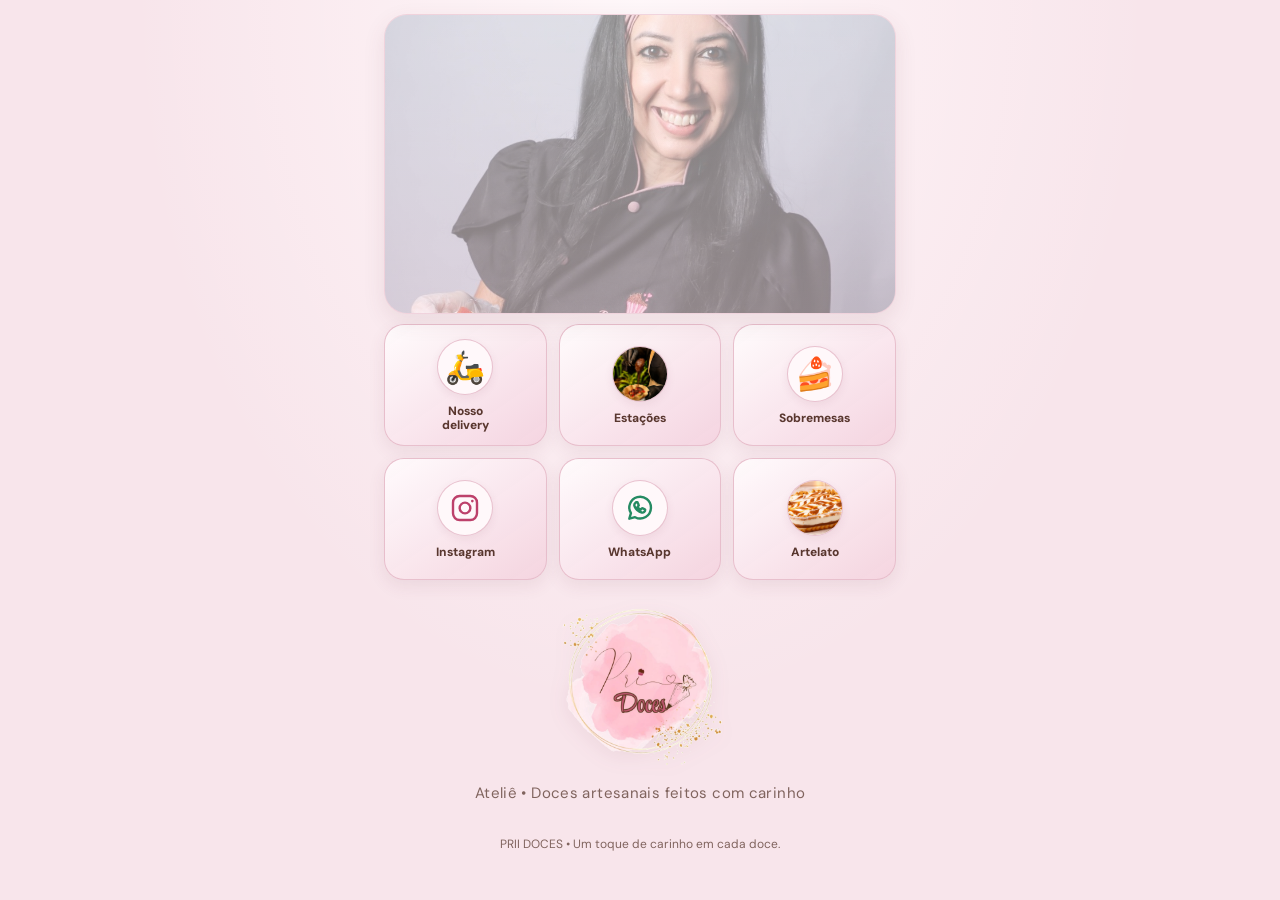
<file: index.html>
<!DOCTYPE html>
<html lang="pt-BR">
<head>
  <meta charset="UTF-8">
  <meta name="viewport" content="width=device-width, initial-scale=1.0, viewport-fit=cover">
  <meta name="theme-color" content="#f8dfe7">
  <meta name="description" content="PRII DOCES — encomendas, estações e sobremesas artesanais feitas com carinho.">
  <title>PRII DOCES | Links oficiais</title>

  <!-- Fontes da identidade visual da PRII DOCES. -->
  <link rel="preconnect" href="https://fonts.googleapis.com">
  <link rel="preconnect" href="https://fonts.gstatic.com" crossorigin>
  <link href="https://fonts.googleapis.com/css2?family=DM+Sans:wght@400;500;600;700;800&family=Playfair+Display:wght@600;700;800&display=swap" rel="stylesheet">

  <!-- O estilo fica separado para facilitar futuras edições. -->
  <link rel="stylesheet" href="css/index.css?v=20261120-mobile-transparente">
</head>
<body>
  <main class="link-page" id="inicio">
    <!-- Foto em cima, os seis botões originais no meio e logotipo embaixo. -->
    <header class="store-header">
      <figure class="profile-cover">
        <img src="assets/perfil.jpg" alt="Confeiteira da PRII DOCES apresentando seus doces" width="900" height="900" fetchpriority="high">
      </figure>
      <!-- Atalhos originais, com os mesmos ícones, textos e links. -->
      <nav class="icon-links" aria-label="Atalhos da PRII DOCES">
        <!-- 1. Cardápio e delivery. -->
        <a class="icon-link" href="cardapio.html" aria-label="Nosso delivery">
          <span class="icon-art delivery-art" aria-hidden="true">🛵</span>
          <span class="icon-label">Nosso<br>delivery</span>
        </a>

        <!-- 2. A foto do fondue identifica a página de estações. -->
        <a class="icon-link" href="estacoes.html" aria-label="Estações">
          <span class="icon-art photo-art">
            <img src="assets/estacao-fondue.jpeg" alt="" aria-hidden="true">
          </span>
          <span class="icon-label">Estações</span>
        </a>

        <!-- 3. Atalho para a categoria de sobremesas. -->
        <a class="icon-link" href="cardapio.html?categoria=Sobremesas#cardapio" aria-label="Sobremesas">
          <span class="icon-art dessert-art" aria-hidden="true">🍰</span>
          <span class="icon-label">Sobremesas</span>
        </a>

        <!-- 4. Instagram oficial. -->
        <a class="icon-link" href="https://www.instagram.com/priicardosodoces?igsh=MTE0YnF0MHFzcXJ6Ng==" target="_blank" rel="noopener noreferrer" aria-label="Siga o Instagram">
          <span class="icon-art instagram-art" aria-hidden="true">
            <svg viewBox="0 0 24 24" focusable="false">
              <rect x="3" y="3" width="18" height="18" rx="5"></rect>
              <circle cx="12" cy="12" r="4"></circle>
              <circle class="instagram-dot" cx="17.5" cy="6.8" r="1"></circle>
            </svg>
          </span>
          <span class="icon-label">Instagram</span>
        </a>

        <!-- 5. WhatsApp oficial da loja. -->
        <a class="icon-link" href="https://wa.me/5522999609681" target="_blank" rel="noopener noreferrer" aria-label="Nosso WhatsApp">
          <span class="icon-art whatsapp-art" aria-hidden="true">
            <svg viewBox="0 0 24 24" focusable="false">
              <path d="M20.2 11.8a8.1 8.1 0 0 1-11.9 7.1L4 20l1.2-4.1a8.1 8.1 0 1 1 15-4.1Z"></path>
              <path d="M8.7 8.1c.2-.5.5-.5.8-.5h.4c.2 0 .3.1.4.4l.7 1.7c.1.2.1.4-.1.6l-.5.6c-.2.2-.2.4 0 .6.4.7 1 1.3 1.7 1.7.2.1.4.1.6-.1l.7-.8c.2-.2.4-.2.6-.1l1.6.8c.2.1.3.2.3.4 0 .3-.2 1.1-.7 1.5-.5.5-1.2.7-1.9.5-1-.2-2.2-.8-3.4-1.9-1.1-1-1.9-2.3-2.1-3.2-.2-.9.2-1.7.9-2.2Z"></path>
            </svg>
          </span>
          <span class="icon-label">WhatsApp</span>
        </a>

        <!-- 6. Nova área Artelato, posicionada no espaço livre da grade. -->
        <a class="icon-link artelato-link" href="artelato.html" aria-label="Conheça o Artelato">
          <span class="icon-art photo-art">
            <img src="assets/artelato.jpeg?v=20261125" alt="" aria-hidden="true">
          </span>
          <span class="icon-label">Artelato</span>
        </a>
      </nav>
      <!-- Logotipo centralizado ABAIXO dos seis botões originais. -->
      <img class="brand-logo header-logo" src="assets/logo-prii-doces.png" alt="Logo da PRII DOCES" width="1080" height="1060">
      <p class="store-description">Ateliê • Doces artesanais feitos com carinho</p>
    </header>

    <footer class="page-footer">
        <p>PRII DOCES <span aria-hidden="true">•</span> Um toque de carinho em cada doce.</p>
    </footer>
  </main>
</body>
</html>
</file>
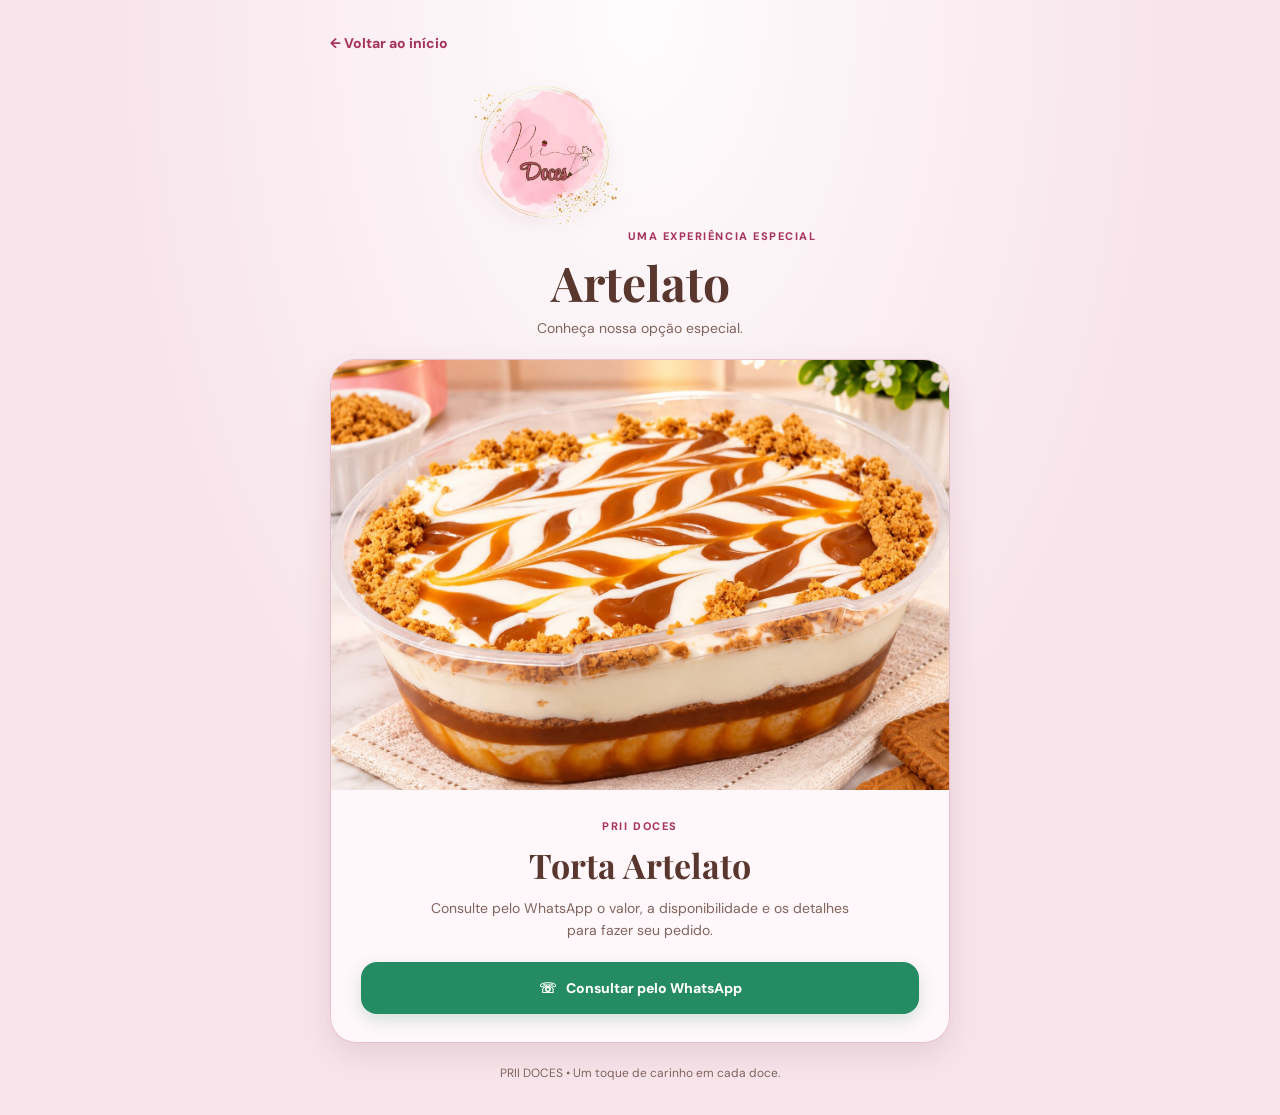
<file: artelato.html>
<!DOCTYPE html>
<html lang="pt-BR">
<head>
  <meta charset="UTF-8">
  <meta name="viewport" content="width=device-width, initial-scale=1.0">
  <meta name="theme-color" content="#f8dfe7">
  <meta name="description" content="Conheça a Torta Artelato da PRII DOCES.">
  <title>Artelato | PRII DOCES</title>
  <link rel="preconnect" href="https://fonts.googleapis.com">
  <link rel="preconnect" href="https://fonts.gstatic.com" crossorigin>
  <link href="https://fonts.googleapis.com/css2?family=DM+Sans:wght@400;500;600;700;800&family=Playfair+Display:wght@600;700;800&display=swap" rel="stylesheet">
  <link rel="stylesheet" href="css/artelato.css">
</head>
<body>
  <main class="artelato-page">
    <a class="back-link" href="index.html">← Voltar ao início</a>

    <header class="artelato-header">
      <img src="assets/logo-prii-doces.png" alt="Logo PRII DOCES">
      <span class="eyebrow">UMA EXPERIÊNCIA ESPECIAL</span>
      <h1>Artelato</h1>
      <p>Conheça nossa opção especial.</p>
    </header>

    <section class="product-card" aria-labelledby="torta-title">
      <img class="product-photo" src="assets/torta-artelato.jpeg?v=20261125" alt="Torta Artelato da PRII DOCES">
      <div class="product-content">
        <span class="product-label">PRII DOCES</span>
        <h2 id="torta-title">Torta Artelato</h2>
        <p>Consulte pelo WhatsApp o valor, a disponibilidade e os detalhes para fazer seu pedido.</p>
        <a class="whatsapp-button" href="https://wa.me/5522999609681?text=Ol%C3%A1!%20Gostaria%20de%20saber%20mais%20sobre%20a%20Torta%20Artelato." target="_blank" rel="noopener noreferrer">
          <span aria-hidden="true">☏</span> Consultar pelo WhatsApp
        </a>
      </div>
    </section>

    <footer>PRII DOCES <span aria-hidden="true">•</span> Um toque de carinho em cada doce.</footer>
  </main>
</body>
</html>
</file>
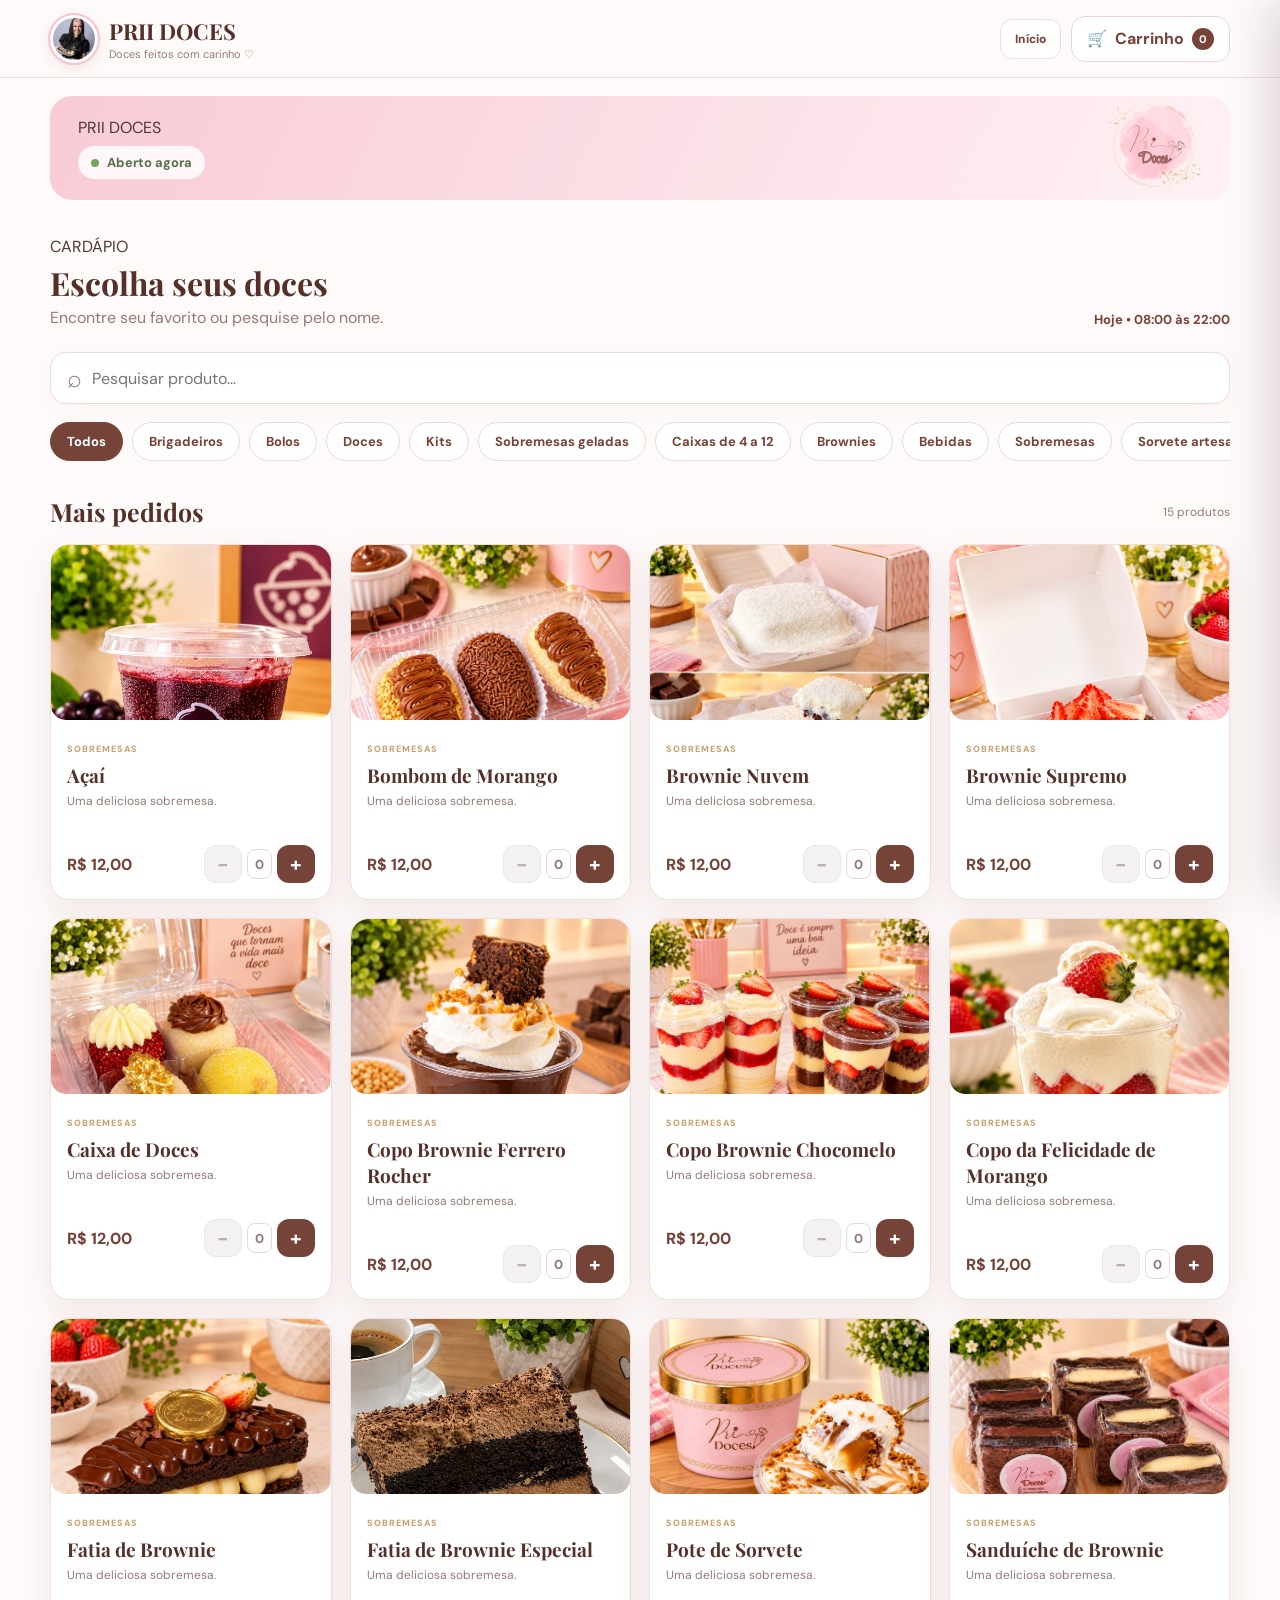
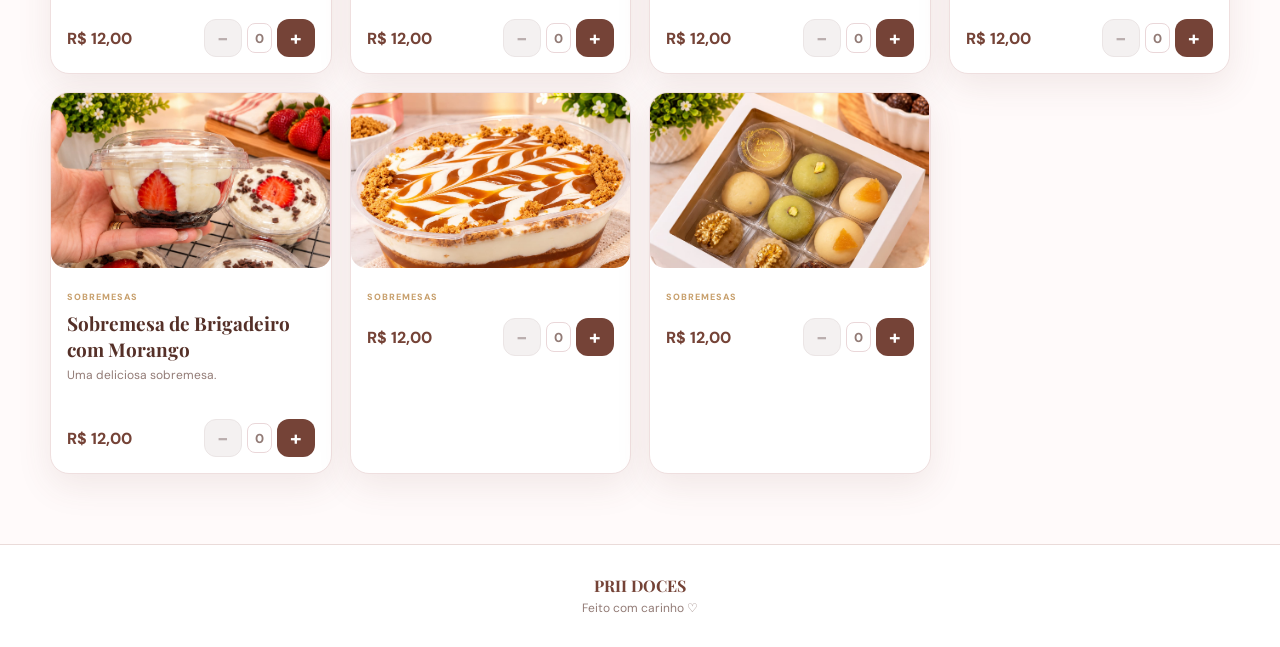
<file: cardapio.html>
<!--
=================================================================
ARQUIVO HTML DOCUMENTADO

Este projeto foi organizado para facilitar futuras alterações.

SEÇÕES PRINCIPAIS:
1. Cabeçalho
2. Apresentação da empresa
3. Cardápio
4. Carrinho
5. Rodapé

DICA:
Procure pelos comentários ===== para localizar cada área.
=================================================================
-->

<!DOCTYPE html>
<html lang="pt-BR">
<head>
  <meta charset="UTF-8">
  <meta name="viewport" content="width=device-width, initial-scale=1.0">

  <!-- =========================================================
       PRII DOCES | SITE DA LOJA
       Estrutura:
       1. Cabeçalho
       2. Hero / apresentação
       3. Busca e categorias
       4. Produtos
       5. Carrinho
       6. Finalização
       ========================================================= -->

  <title>Cardápio | PRII DOCES</title>

  <!-- Fontes -->
  <link rel="preconnect" href="https://fonts.googleapis.com">
  <link rel="preconnect" href="https://fonts.gstatic.com" crossorigin>
  <link href="https://fonts.googleapis.com/css2?family=DM+Sans:wght@400;500;600;700&family=Playfair+Display:wght@500;600;700&display=swap" rel="stylesheet">

  <!-- Estilos do projeto -->
  <link rel="stylesheet" href="css/cardapio.css?v=7">
</head>

<body>
  <!-- =========================================================
       HEADER
       ========================================================= -->
  <header class="site-header">
    <div class="container header-content">

      <a class="brand" href="index.html" aria-label="PRII DOCES - início">
        <img
          class="brand-photo"
          src="assets/perfil.jpg"
          alt="Foto da dona da PRII DOCES"
        >

        <div class="brand-info">
          <strong>PRII DOCES</strong>
          <span>Doces feitos com carinho ♡</span>
        </div>
      </a>

      <div class="header-actions">
        <a class="header-home-link" href="index.html">Início</a>

      <button class="cart-button" id="openCart" type="button">
        <span class="cart-icon">🛒</span>
        <span class="cart-label">Carrinho</span>
        <b id="cartCount">0</b>
      </button>
      </div>

    </div>
  </header>


  <main>

    <!-- =======================================================
         HERO
         ======================================================= -->
    <section class="hero-section">
      <div class="container hero-card">

        <!-- Faixa compacta: mantém o aviso de funcionamento sem o texto promocional. -->
        <div class="hero-content">
          <span class="eyebrow">PRII DOCES</span>
          <div class="store-status" aria-label="Status da loja: aberto agora">
            <i aria-hidden="true"></i>
            <span>Aberto agora</span>
          </div>
        </div>

        <!-- Selo com o logo enviado pela cliente -->
        <img
          class="hero-seal"
          src="assets/selo-piu-doces.png"
          alt="PRII DOCES"
        >

      </div>
    </section>


    <!-- =======================================================
         CARDÁPIO
         ======================================================= -->
    <section class="menu-section" id="cardapio">
      <div class="container">



        <div class="menu-heading">
          <div>
            <span class="section-label">CARDÁPIO</span>
            <h2>Escolha seus doces</h2>
            <p>Encontre seu favorito ou pesquise pelo nome.</p>
          </div>

          <span class="opening-hours">
            Hoje • 08:00 às 22:00
          </span>
        </div>




        <!-- Busca -->
        <div class="search-box">
          <span aria-hidden="true">⌕</span>

          <input
            id="searchInput"
            type="search"
            placeholder="Pesquisar produto..."
            autocomplete="off"
            aria-label="Pesquisar produto"
          >
        </div>


        <!-- Categorias -->
        <nav class="categories" id="categories" aria-label="Categorias do cardápio">

          <button class="category-button active" data-category="Todos" type="button">
            Todos
          </button>

          <button class="category-button" data-category="Brigadeiros" type="button">
            Brigadeiros
          </button>

          <button class="category-button" data-category="Bolos" type="button">
            Bolos
          </button>

          <button class="category-button" data-category="Doces" type="button">
            Doces
          </button>

          <button class="category-button" data-category="Kits" type="button">
            Kits
          </button>

          <!-- Categorias adicionais acessadas pelos atalhos da página inicial. -->
          <button class="category-button" data-category="Sobremesas geladas" type="button">Sobremesas geladas</button>
          <button class="category-button" data-category="Caixas de 4 a 12" type="button">Caixas de 4 a 12</button>
          <button class="category-button" data-category="Brownies" type="button">Brownies</button>
          <button class="category-button" data-category="Bebidas" type="button">Bebidas</button>
          <button class="category-button" data-category="Sobremesas" type="button">Sobremesas</button>
          <button class="category-button" data-category="Sorvete artesanal" type="button">Sorvete artesanal</button>

        </nav>


        <!-- Produtos -->
        <div class="section-title">
          <h2>Mais pedidos</h2>
          <span id="resultCount"></span>
        </div>

        <div class="products-grid" id="products">
          <!-- Os produtos são renderizados pelo js/cardapio.js -->
        </div>

      </div>
    </section>

  


</main>


  <!-- =========================================================
       OVERLAY
       ========================================================= -->
  <div class="overlay" id="overlay"></div>


  <!-- =========================================================
       CARRINHO
       ========================================================= -->
  <aside class="cart-panel" id="cart" aria-label="Carrinho de compras">

    <div class="cart-header">
      <div>
        <span class="section-label">SEU PEDIDO</span>
        <h2>Carrinho</h2>
      </div>

      <button id="closeCart" class="close-button" type="button" aria-label="Fechar carrinho">
        ×
      </button>
    </div>

    <div class="cart-items" id="cartItems">
      <!-- Itens renderizados pelo js/cardapio.js -->
    </div>

    <div class="cart-footer">

      <div class="cart-total">
        <span>Total</span>
        <strong id="cartTotal">R$ 0,00</strong>
      </div>

      <button class="primary-button" id="checkout" type="button">
        Continuar pedido
      </button>

    </div>

  </aside>

  <!-- PERSONALIZAÇÃO DO PRODUTO -->
  <div class="modal" id="customizationModal">
    <div class="modal-card product-customization-card">
      <button class="modal-close" id="closeCustomization" type="button">×</button>
      <span class="section-label">PERSONALIZE SEU PEDIDO</span>
      <div class="custom-product-heading">
        <div class="custom-product-icon" id="customProductEmoji">🍫</div>
        <div><h2 id="customProductName">Brigadeiro Gourmet</h2><p id="customProductDescription">Monte do seu jeito. Todas as opções são opcionais.</p></div>
      </div>
      <div class="custom-option-group"><div class="custom-option-title"><strong>Base / sabor</strong><span>Opcional</span></div><select id="customFlavor"><option value="">Não escolher</option><option>Chocolate</option><option>Ninho</option><option>Meio amargo</option></select></div>
      <div class="custom-option-group"><div class="custom-option-title"><strong>Recheio</strong><span>Opcional</span></div><select id="customFilling"><option value="">Sem recheio</option><option>Nutella</option><option>Morango</option><option>Coco</option></select></div>
      <div class="custom-option-group"><div class="custom-option-title"><strong>Finalização</strong><span>Opcional</span></div><select id="customTopping"><option value="">Não escolher</option><option>Granulado</option><option>Leite Ninho</option><option>Paçoca</option><option>Coco</option></select></div>
      <div class="custom-quantity-row"><div><strong>Quantidade</strong><span>Escolha quantos deseja adicionar</span></div><div class="custom-quantity-controls"><button id="customQuantityMinus" type="button">−</button><strong id="customQuantity">1</strong><button id="customQuantityPlus" type="button">+</button></div></div>
      <button class="primary-button" id="confirmCustomization" type="button">Adicionar ao carrinho</button>
      <button class="text-button" id="skipCustomization" type="button">Continuar sem personalizar</button>
    </div>
  </div>


  <!-- =========================================================
       MODAL DE FINALIZAÇÃO
       ========================================================= -->
  <div class="modal" id="checkoutModal">

    <div class="modal-card">

      <button
        class="modal-close"
        id="closeCheckout"
        type="button"
        aria-label="Fechar"
      >
        ×
      </button>

      <span class="section-label">FINALIZAR PEDIDO</span>

      <h2>Vamos preparar seu pedido ♡</h2>

      <label>
        Seu nome
        <input id="customerName" type="text" placeholder="Digite seu nome">
      </label>

      <label>
        Forma de pagamento
        <select id="payment">
          <option value="Pix">Pix</option>
          <option value="Cartão">Cartão</option>
          <option value="Dinheiro">Dinheiro</option>
        </select>
      </label>


      <div class="cash-change-box" id="cashChangeBox" hidden>
        <label>
          Troco para quanto?
          <input id="changeFor" type="number" min="0" step="0.01" inputmode="decimal" placeholder="Ex.: 50,00">
        </label>
        <p id="changePreview" class="change-preview">Informe o valor que você vai entregar.</p>
      </div>

      <!-- Cliente escolhe entrega ou retirada antes de enviar o pedido. -->
      <label>
        Como deseja receber?
        <select id="deliveryMethod" required aria-describedby="deliveryMethodNote" aria-invalid="false">
          <option value="" selected disabled>Selecione uma opção</option>
          <option value="Entrega com frete">Entrega com frete</option>
          <option value="Retirada no local">Retirada no local</option>
        </select>
      </label>
      <p class="checkout-field-error" id="deliveryMethodError" role="alert" hidden>
        Escolha entrega ou retirada antes de enviar o pedido.
      </p>

      <p class="checkout-delivery-note" id="deliveryMethodNote">
        Escolha entrega ou retirada. A taxa de entrega é R$ 3,00; a retirada não tem taxa.
      </p>

      <!-- Resumo financeiro atualizado conforme a forma de recebimento escolhida. -->
      <section class="checkout-total-box" aria-label="Resumo do pedido">
        <div><span>Subtotal dos produtos</span><strong id="checkoutSubtotal">R$ 0,00</strong></div>
        <div><span>Taxa de entrega</span><strong id="checkoutDeliveryFee">—</strong></div>
        <div class="checkout-grand-total"><span>Total do pedido</span><strong id="checkoutGrandTotal">—</strong></div>
      </section>

      <label>
        Endereço / observação
        <textarea
          id="address"
          rows="3"
          placeholder="Informe o endereço para entrega ou escreva uma observação (opcional para retirada)"
        ></textarea>
      </label>

      <button class="primary-button" id="whatsappOrder" type="button">
        Enviar pedido pelo WhatsApp
      </button>

      <small>
        O total exibido inclui a taxa de entrega quando você escolher receber em casa.
      </small>

    </div>

  </div>


  <!-- =========================================================
       FOOTER
       ========================================================= -->
  <footer class="site-footer">
    <strong>PRII DOCES</strong>
    <span>Feito com carinho ♡</span>
  </footer>


  <!-- JavaScript principal -->
  <script src="js/cardapio.js?v=7"></script>

</body>
</html>
</file>
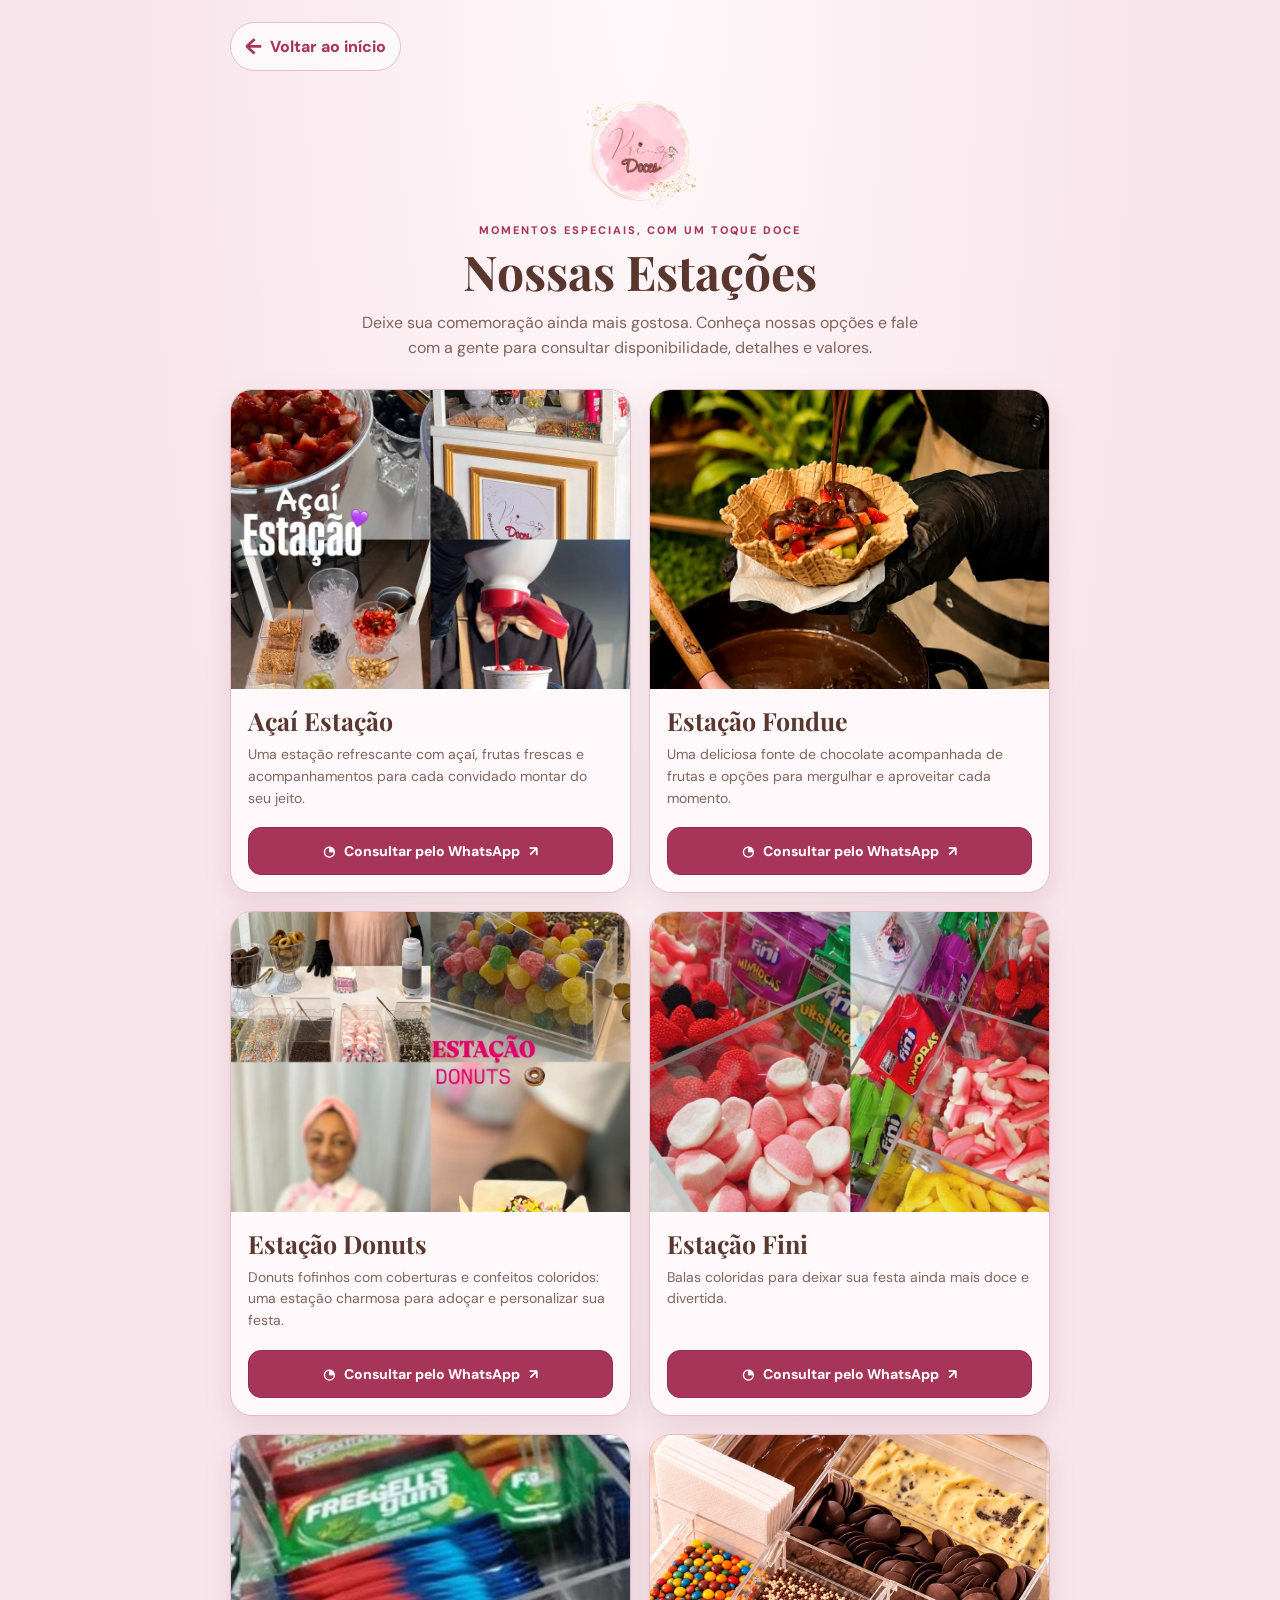
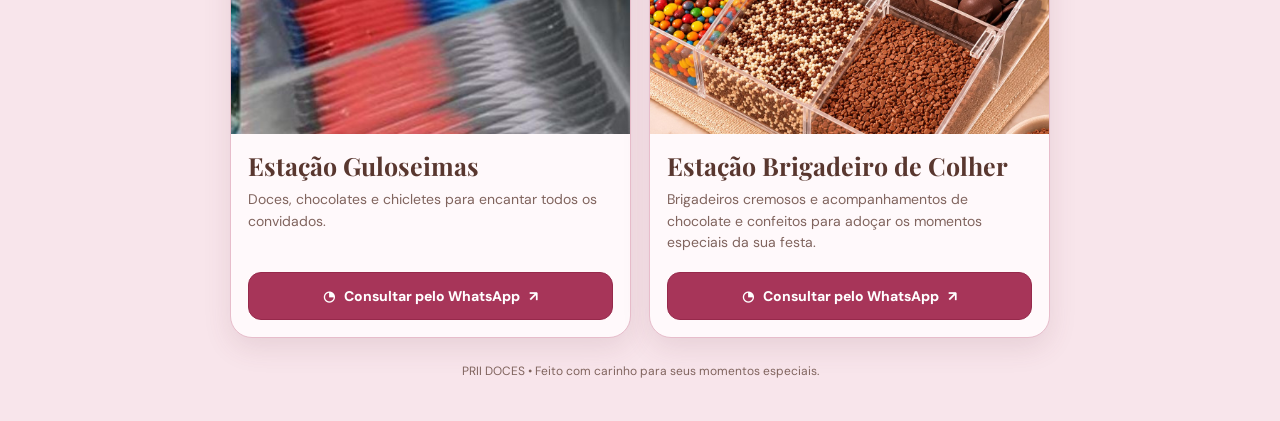
<file: estacoes.html>
<!DOCTYPE html>
<html lang="pt-BR">
<head>
  <meta charset="UTF-8">
  <meta name="viewport" content="width=device-width, initial-scale=1.0, viewport-fit=cover">
  <meta name="theme-color" content="#f8dfe7">
  <meta name="description" content="Conheça as estações de açaí, fondue, donuts, Fini, guloseimas e brigadeiro de colher da PRII DOCES. Consulte disponibilidade pelo WhatsApp.">
  <title>PRII DOCES | Nossas Estações</title>
  <link rel="preconnect" href="https://fonts.googleapis.com">
  <link rel="preconnect" href="https://fonts.gstatic.com" crossorigin>
  <link href="https://fonts.googleapis.com/css2?family=DM+Sans:wght@400;500;600;700;800&family=Playfair+Display:wght@600;700;800&display=swap" rel="stylesheet">
  <link rel="stylesheet" href="css/estacoes.css">
</head>
<body>
  <main class="stations-page">
    <!-- Voltar leva à página inicial sem alterar o cardápio existente. -->
    <a class="back-link" href="index.html"><span aria-hidden="true">←</span> Voltar ao início</a>
    <header class="stations-header">
      <img src="assets/logo-prii-doces.png" alt="Logo PRII DOCES" class="stations-logo">
      <p class="eyebrow">MOMENTOS ESPECIAIS, COM UM TOQUE DOCE</p>
      <h1>Nossas Estações</h1>
      <p class="intro">Deixe sua comemoração ainda mais gostosa. Conheça nossas opções e fale com a gente para consultar disponibilidade, detalhes e valores.</p>
    </header>
    <section class="stations-grid" aria-label="Estações disponíveis">
      <!-- Estação: Açaí Estação. Edite o texto e a foto nesta seção se necessário. -->
      <article class="station-card">
        <img class="station-image" src="assets/estacao-acai.jpeg" alt="Açaí Estação da PRII DOCES" loading="lazy">
        <div class="station-content">
          <h2>Açaí Estação</h2>
          <p>Uma estação refrescante com açaí, frutas frescas e acompanhamentos para cada convidado montar do seu jeito.</p>
          <a class="whatsapp-button" href="https://wa.me/5522999609681?text=Ol%C3%A1%21%20%F0%9F%92%97%20Gostaria%20de%20saber%20mais%20sobre%20a%20Esta%C3%A7%C3%A3o%20de%20A%C3%A7a%C3%AD%20da%20PRII%20DOCES%2C%20consultar%20a%20disponibilidade%20para%20a%20data%20do%20meu%20evento%20e%20receber%20os%20valores.%20%F0%9F%8D%93" target="_blank" rel="noopener noreferrer">
            <span aria-hidden="true">◔</span> Consultar pelo WhatsApp <span aria-hidden="true">↗</span>
          </a>
        </div>
      </article>
      <!-- Estação: Estação Fondue. Edite o texto e a foto nesta seção se necessário. -->
      <article class="station-card">
        <img class="station-image" src="assets/estacao-fondue.jpeg" alt="Estação Fondue da PRII DOCES" loading="lazy">
        <div class="station-content">
          <h2>Estação Fondue</h2>
          <p>Uma deliciosa fonte de chocolate acompanhada de frutas e opções para mergulhar e aproveitar cada momento.</p>
          <a class="whatsapp-button" href="https://wa.me/5522999609681?text=Ol%C3%A1%21%20%F0%9F%8D%AB%F0%9F%92%97%20Gostaria%20de%20consultar%20a%20disponibilidade%20da%20Esta%C3%A7%C3%A3o%20Fondue%20da%20PRII%20DOCES%20para%20a%20data%20do%20meu%20evento%20e%20receber%20detalhes%20e%20valores.%20Obrigada%21" target="_blank" rel="noopener noreferrer">
            <span aria-hidden="true">◔</span> Consultar pelo WhatsApp <span aria-hidden="true">↗</span>
          </a>
        </div>
      </article>
      <!-- Estação: Estação Donuts. Edite o texto e a foto nesta seção se necessário. -->
      <article class="station-card">
        <img class="station-image" src="assets/estacao-donuts.jpeg" alt="Estação Donuts da PRII DOCES" loading="lazy">
        <div class="station-content">
          <h2>Estação Donuts</h2>
          <p>Donuts fofinhos com coberturas e confeitos coloridos: uma estação charmosa para adoçar e personalizar sua festa.</p>
          <a class="whatsapp-button" href="https://wa.me/5522999609681?text=Ol%C3%A1%21%20%F0%9F%8D%A9%F0%9F%92%97%20Gostaria%20de%20saber%20mais%20sobre%20a%20Esta%C3%A7%C3%A3o%20Donuts%20da%20PRII%20DOCES%2C%20consultar%20a%20disponibilidade%20para%20a%20data%20do%20meu%20evento%20e%20receber%20os%20valores.%20Obrigada%21" target="_blank" rel="noopener noreferrer">
            <span aria-hidden="true">◔</span> Consultar pelo WhatsApp <span aria-hidden="true">↗</span>
          </a>
        </div>
      </article>
      <!-- Estação Fini: foto e legenda curta, sem texto longo. -->
      <article class="station-card station-fini">
        <a class="station-photo-link" href="https://wa.me/5522999609681?text=Ol%C3%A1%21%20%F0%9F%92%97%20Gostaria%20de%20consultar%20a%20disponibilidade%20da%20Esta%C3%A7%C3%A3o%20Fini%20para%20meu%20evento%20e%20receber%20os%20valores." target="_blank" rel="noopener noreferrer" aria-label="Consultar a Estação Fini pelo WhatsApp">
          <img class="station-image" src="assets/estacao-fini.jpeg" alt="Estação Fini com doces e balas coloridas" loading="lazy">
        </a>
        <div class="station-content">
          <h2>Estação Fini</h2>
          <p>Balas coloridas para deixar sua festa ainda mais doce e divertida.</p>
          <a class="whatsapp-button" href="https://wa.me/5522999609681?text=Ol%C3%A1%21%20%F0%9F%92%97%20Gostaria%20de%20consultar%20a%20disponibilidade%20da%20Esta%C3%A7%C3%A3o%20Fini%20para%20meu%20evento%20e%20receber%20os%20valores." target="_blank" rel="noopener noreferrer">
            <span aria-hidden="true">◔</span> Consultar pelo WhatsApp <span aria-hidden="true">↗</span>
          </a>
        </div>
      </article>
      <!-- Estação Guloseimas: foto da direita da imagem enviada. -->
      <article class="station-card station-guloseimas">
        <img class="station-image" src="assets/estacao-guloseimas.jpeg" alt="Estação Guloseimas com chicletes, balas e chocolates organizados" loading="lazy">
        <div class="station-content">
          <h2>Estação Guloseimas</h2>
          <p>Doces, chocolates e chicletes para encantar todos os convidados.</p>
          <a class="whatsapp-button" href="https://wa.me/5522999609681?text=Ol%C3%A1%21%20%F0%9F%92%97%20Gostaria%20de%20consultar%20a%20disponibilidade%20da%20Esta%C3%A7%C3%A3o%20Guloseimas%20para%20meu%20evento%20e%20receber%20os%20valores." target="_blank" rel="noopener noreferrer">
            <span aria-hidden="true">◔</span> Consultar pelo WhatsApp <span aria-hidden="true">↗</span>
          </a>
        </div>
      </article>
      <!-- Estação Brigadeiro de Colher: edite a foto, descrição e mensagem aqui. -->
      <article class="station-card station-brigadeiro">
        <img class="station-image" src="assets/estacao-brigadeiro-de-colher.jpeg" alt="Estação Brigadeiro de Colher com brigadeiros cremosos, chocolates e confeitos" loading="lazy">
        <div class="station-content">
          <h2>Estação Brigadeiro de Colher</h2>
          <p>Brigadeiros cremosos e acompanhamentos de chocolate e confeitos para adoçar os momentos especiais da sua festa.</p>
          <a class="whatsapp-button" href="https://wa.me/5522999609681?text=Ol%C3%A1%21%20%F0%9F%92%97%20Gostaria%20de%20consultar%20a%20disponibilidade%20da%20Esta%C3%A7%C3%A3o%20Brigadeiro%20de%20Colher%20da%20PRII%20DOCES%20para%20meu%20evento%20e%20receber%20detalhes%20e%20valores.%20%F0%9F%8D%AB" target="_blank" rel="noopener noreferrer">
            <span aria-hidden="true">◔</span> Consultar pelo WhatsApp <span aria-hidden="true">↗</span>
          </a>
        </div>
      </article>
    </section>
    <footer class="stations-footer">PRII DOCES <span aria-hidden="true">•</span> Feito com carinho para seus momentos especiais.</footer>
  </main>
</body>
</html>
</file>
<file: css/index.css>
/* =====================================================================
   PRII DOCES — PÁGINA INICIAL
   Arquivo: css/index.css

   GUIA RÁPIDO
   01. Paleta e fundo rosa ............ :root / body
   02. Logo e apresentação ............ .store-header / .brand-logo
   03. Atalhos com ícones ............. .icon-links / .icon-link
   04. Foto da Priscila ................ fundo transparente
   05. Rodapé e adaptação mobile ....... . ooter / media queries
   ===================================================================== */

/* 01. Cores principais: rosa claro com detalhes em marrom. */
:root {
  --pink-page: #f8e5eb;
  --pink-light: #fff8fa;
  --pink-card: #f5d8e2;
  --pink-border: #e7bdcb;
  --pink-deep: #a73559;
  --brown-text: #59372f;
  --brown-muted: #80645e;
  --white: #fffdfd;
  --shadow: 0 10px 28px rgba(112, 54, 73, 0.12);
}

* { box-sizing: border-box; }
html { min-height: 100%; scroll-behavior: smooth; }
body {
  position: relative;
  isolation: isolate;
  min-height: 100vh;
  margin: 0;
  padding: 14px 12px 24px;
  color: var(--brown-text);
  background:
    radial-gradient(ellipse at 50% 0%, rgba(255, 248, 250, 0.95) 0%, transparent 56%),
    var(--pink-page);
  font-family: "DM Sans", Arial, sans-serif;
}


/* Mantém todo o conteúdo acima da foto de fundo. */
.link-page {
  position: relative;
  z-index: 1;
}

a { color: inherit; text-decoration: none; }
img { display: block; max-width: 100%; }

/* 02. Foto no alto, botões originais e logotipo abaixo dos botões. */
.link-page { width: min(100%, 430px); margin: 0 auto; }
.store-header {
  display: flex;
  flex-direction: column;
  align-items: center;
  text-align: center;
  padding: 0 4px 8px;
}
.brand-logo {
  width: clamp(150px, 44vw, 218px);
  height: auto;
  aspect-ratio: 1 / 1;
  object-fit: contain;
  margin: 0 auto 8px;
  filter: drop-shadow(0 5px 10px rgba(112, 54, 73, 0.08));
}


/* Foto alinhada ao topo, com aparência mais leve e suave no celular. */
.profile-cover {
  position: relative;
  width: 100%;
  height: clamp(212px, 58vw, 300px);
  margin: 0 0 10px;
  overflow: hidden;
  border-radius: 23px;
  border: 1px solid rgba(231, 189, 203, 0.58);
  box-shadow: 0 8px 22px rgba(112, 54, 73, 0.10);
  background: linear-gradient(180deg, rgba(255,255,255,0.26), rgba(248,229,235,0.18));
}
.profile-cover::after {
  content: "";
  position: absolute;
  inset: 0;
  background: linear-gradient(180deg, rgba(255,255,255,0.30), rgba(248,229,235,0.36));
  pointer-events: none;
}
.profile-cover img {
  width: 100%;
  height: 100%;
  object-fit: cover;
  object-position: center 30%;
  opacity: 0.68;
  transform: scale(1.01);
}
/* Logotipo centralizado logo depois dos seis botões. */
.header-logo {
  width: clamp(138px, 38vw, 177px);
  margin: 0 auto 12px;
}

/* 03. Os seis atalhos originais, sem alterar aparência, ícones ou links. */
.icon-links {
  display: grid;
  grid-template-columns: repeat(3, minmax(0, 1fr));
  gap: 12px 10px;
  width: 100%;
  margin: 0 0 13px;
}
.icon-link {
  min-width: 0;
  min-height: 118px;
  display: flex;
  flex-direction: column;
  align-items: center;
  justify-content: center;
  gap: 9px;
  padding: 12px 7px 11px;
  border: 1px solid rgba(231, 189, 203, 0.95);
  border-radius: 22px;
  background: linear-gradient(145deg, rgba(255, 251, 252, 0.96), rgba(244, 211, 223, 0.94));
  box-shadow: 0 6px 17px rgba(112, 54, 73, 0.09);
  transition: transform 0.16s ease, box-shadow 0.16s ease, border-color 0.16s ease;
  -webkit-tap-highlight-color: transparent;
}
.icon-link:hover,
.icon-link:focus-visible {
  border-color: #d89aaf;
  box-shadow: 0 9px 20px rgba(112, 54, 73, 0.14);
  outline: none;
}
.icon-link:active { transform: scale(0.97); }

/* Área circular de cada ícone. */
.icon-art {
  display: grid;
  place-items: center;
  flex: 0 0 58px;
  width: 58px;
  height: 58px;
  overflow: hidden;
  color: var(--pink-deep);
  background: #fff8fa;
  border: 1px solid rgba(231, 189, 203, 0.9);
  border-radius: 50%;
  box-shadow: 0 3px 8px rgba(112, 54, 73, 0.08);
}
.delivery-art, .dessert-art { font-size: 32px; }
.photo-art img { width: 100%; height: 100%; object-fit: cover; object-position: center 52%; }
.instagram-art svg, .whatsapp-art svg {
  width: 32px;
  height: 32px;
  fill: none;
  stroke: currentColor;
  stroke-width: 1.8;
  stroke-linecap: round;
  stroke-linejoin: round;
}
.instagram-art { color: #bd416b; }
.instagram-art .instagram-dot { fill: currentColor; stroke: none; }
.whatsapp-art { color: #258b63; }
.icon-label {
  display: block;
  max-width: 100%;
  color: var(--brown-text);
  font-size: 13px;
  font-weight: 800;
  line-height: 1.2;
  overflow-wrap: anywhere;
}

/* 04. Frase original abaixo dos botões. */
.store-description {
  max-width: 360px;
  margin: 0 auto;
  color: var(--brown-muted);
  font-size: 15px;
  line-height: 1.55;
  letter-spacing: 0.025em;
}

/* 05. Rodapé discreto e ajustes para telas menores. */
.page-footer {
  padding: 22px 8px 4px;
  color: var(--brown-muted);
  font-size: 12px;
  line-height: 1.5;
  text-align: center;
}
.page-footer p { margin: 0; }

@media (min-width: 480px) {
  .icon-links { grid-template-columns: repeat(3, minmax(0, 1fr)); gap: 12px 10px; }
  .icon-link { min-height: 122px; padding-inline: 6px; border-radius: 20px; }
  .icon-art { width: 56px; height: 56px; flex-basis: 56px; }
  .icon-label { font-size: 12px; }
}

@media (min-width: 860px) {
  .link-page { width: min(100%, 520px); }
  .icon-links { grid-template-columns: repeat(3, minmax(0, 1fr)); gap: 12px; }
}

@media (max-width: 360px) {
  body { padding: 12px 10px 20px; }
  .header-logo { width: 137px; margin-bottom: 12px; }
  .profile-cover { height: 215px; border-radius: 18px; }
  .icon-links { gap: 9px 7px; }
  .icon-link { min-height: 108px; padding: 9px 4px; border-radius: 18px; }
  .icon-art { width: 52px; height: 52px; flex-basis: 52px; }
  .icon-label { font-size: 12px; }
}

@media (prefers-reduced-motion: reduce) {
  *, *::before, *::after { scroll-behavior: auto !important; transition-duration: 0.01ms !important; }
}
</file>
<file: css/artelato.css>
/* =========================================================
   PRII DOCES | PÁGINA ARTELATO
   Visual independente para a área especial Artelato.
   ========================================================= */

:root {
  --pink-page: #f8e5eb;
  --pink-card: #fff8fa;
  --pink-border: #e7bdcb;
  --pink-deep: #a73559;
  --brown-text: #59372f;
  --brown-muted: #80645e;
  --shadow: 0 12px 32px rgba(112, 54, 73, 0.13);
}

* { box-sizing: border-box; }
html { min-height: 100%; }
body {
  min-height: 100vh;
  margin: 0;
  padding: 22px 16px 30px;
  color: var(--brown-text);
  background:
    radial-gradient(ellipse at 50% 0%, rgba(255,255,255,.9), transparent 58%),
    var(--pink-page);
  font-family: "DM Sans", Arial, sans-serif;
}
.artelato-page { width: min(100%, 620px); margin: 0 auto; }
.back-link {
  display: inline-flex;
  align-items: center;
  min-height: 42px;
  color: var(--pink-deep);
  font-size: 14px;
  font-weight: 800;
  text-decoration: none;
}
.artelato-header { padding: 8px 12px 22px; text-align: center; }
.artelato-header img {
  width: clamp(112px, 30vw, 160px);
  aspect-ratio: 1;
  object-fit: contain;
  margin: 0 auto 8px;
  filter: drop-shadow(0 5px 10px rgba(112,54,73,.08));
}
.eyebrow, .product-label {
  color: var(--pink-deep);
  font-size: 11px;
  font-weight: 800;
  letter-spacing: .14em;
}
.artelato-header h1 {
  margin: 5px 0;
  color: var(--brown-text);
  font-family: "Playfair Display", Georgia, serif;
  font-size: clamp(34px, 8vw, 48px);
}
.artelato-header p { margin: 0; color: var(--brown-muted); font-size: 14px; }
.product-card {
  overflow: hidden;
  border: 1px solid rgba(231,189,203,.95);
  border-radius: 26px;
  background: rgba(255,248,250,.94);
  box-shadow: var(--shadow);
}
.product-photo {
  display: block;
  width: 100%;
  max-height: 430px;
  aspect-ratio: 1.25 / 1;
  object-fit: cover;
  object-position: center;
}
.product-content { padding: 24px clamp(18px, 5vw, 30px) 28px; text-align: center; }
.product-content h2 {
  margin: 7px 0 9px;
  font-family: "Playfair Display", Georgia, serif;
  font-size: clamp(25px, 6vw, 34px);
}
.product-content p {
  max-width: 430px;
  margin: 0 auto 20px;
  color: var(--brown-muted);
  font-size: 14px;
  line-height: 1.6;
}
.whatsapp-button {
  display: inline-flex;
  align-items: center;
  justify-content: center;
  gap: 9px;
  width: 100%;
  min-height: 52px;
  padding: 12px 18px;
  border-radius: 16px;
  color: white;
  background: #258b63;
  box-shadow: 0 6px 16px rgba(37,139,99,.2);
  font-size: 14px;
  font-weight: 800;
  text-decoration: none;
  transition: transform .16s ease, filter .16s ease;
}
.whatsapp-button:hover { filter: brightness(1.05); }
.whatsapp-button:active { transform: scale(.98); }
.artelato-page footer {
  padding: 22px 8px 4px;
  color: var(--brown-muted);
  font-size: 12px;
  text-align: center;
}
@media (max-width: 380px) {
  body { padding: 14px 12px 24px; }
  .product-card { border-radius: 21px; }
  .product-photo { aspect-ratio: 1.1 / 1; }
}
</file>
<file: css/cardapio.css>
/*
====================================================================
 PRII DOCES — CARDÁPIO / ESTILOS
====================================================================

 Este arquivo controla SOMENTE o cardápio (cardapio.html).

 ORGANIZAÇÃO
 01. Variáveis
 02. Reset / base
 03. Cabeçalho
 04. Hero
 05. Destaques / carrossel
 06. Busca e categorias
 07. Produtos
 08. Carrinho
 09. Modais
 10. Rodapé
 11. Responsividade

 Para alterar a aparência do cardápio, edite este arquivo.
====================================================================
*/

/* ============================================================
   PIU DOCES | STYLE.CSS
   Organização:
   01. Variáveis
   02. Reset / base
   03. Header
   04. Hero
   05. Cardápio
   06. Produtos
   07. Carrinho
   08. Modal
   09. Footer
   10. Responsividade
   ============================================================ */

/* ============================================================
   FOTOS DOS PRODUTOS
   ============================================================ */

.product-image {
    width: 100%;
    height: 190px;
    overflow: hidden;
    border-radius: 15px;
    display: flex;
    align-items: center;
    justify-content: center;
    background: #fff0f5;
}

    .product-image img {
        width: 100%;
        height: 100%;
        display: block;
        object-fit: cover;
        object-position: center;
        transition: transform 0.3s ease;
    }

.product-card:hover .product-image img {
    transform: scale(1.04);
}

/* =====================================================
   CORREÇÃO DO CARRINHO
   Layout dos produtos e imagens
   ===================================================== */

.cart-item {
    display: grid;
    grid-template-columns: 76px minmax(0, 1fr) auto;
    align-items: center;
    gap: 14px;
    padding: 18px 0;
    width: 100%;
    box-sizing: border-box;
}

.cart-item-image {
    width: 76px;
    height: 76px;
    border-radius: 16px;
    overflow: hidden;
    background: #f7e0e6;
    display: flex;
    align-items: center;
    justify-content: center;
    font-size: 30px;
    flex-shrink: 0;
}

    .cart-item-image img {
        width: 100%;
        height: 100%;
        object-fit: cover;
        display: block;
    }

.cart-item-info {
    min-width: 0;
}

    .cart-item-info h4 {
        margin: 0 0 5px;
        font-size: 16px;
        line-height: 1.3;
        overflow-wrap: anywhere;
    }

.cart-item-price {
    margin: 0 0 8px;
    color: #927d75;
    font-size: 13px;
}

.cart-item-subtotal {
    white-space: nowrap;
    font-size: 15px;
}

.quantity-controls {
    display: flex;
    align-items: center;
    gap: 12px;
}

    .quantity-controls button {
        width: 34px;
        height: 34px;
        border: none;
        border-radius: 10px;
        background: #f4dfe3;
        color: #704638;
        font-size: 20px;
    }

@media (max-width: 480px) {

    .cart-item {
        grid-template-columns: 62px minmax(0, 1fr);
        gap: 10px;
    }

    .cart-item-image {
        width: 62px;
        height: 62px;
    }

    .cart-item-subtotal {
        grid-column: 2;
        justify-self: start;
        margin-top: 4px;
    }
}


/* ============================================================
   01. VARIÁVEIS
   ============================================================ */
:root {
  --color-background: #fffafa;
  --color-surface: #ffffff;

  --color-pink-light: #fff0f4;
  --color-pink: #f5c4cf;
  --color-pink-strong: #e89aaa;

  --color-wine: #754337;
  --color-wine-dark: #553028;

  --color-gold: #c8a06d;

  --color-text: #4f3732;
  --color-muted: #927b76;

  --border-color: #eddddd;

  --shadow-soft: 0 12px 35px rgba(117, 67, 55, 0.10);
}


/* ============================================================
   02. RESET / BASE
   ============================================================ */
* {
  box-sizing: border-box;
  margin: 0;
  padding: 0;
}

html {
  scroll-behavior: smooth;
}

body {
  min-height: 100vh;
  background: var(--color-background);
  color: var(--color-text);
  font-family: "DM Sans", sans-serif;
}

button,
input,
select,
textarea {
  font: inherit;
}

button {
  border: 0;
  cursor: pointer;
}

img {
  display: block;
  max-width: 100%;
}

.container {
  width: min(1180px, calc(100% - 40px));
  margin-inline: auto;
}

h1,
h2,
h3 {
  font-family: "Playfair Display", serif;
  color: var(--color-wine-dark);
}


/* ============================================================
   03. HEADER
   ============================================================ */
.site-header {
  position: sticky;
  top: 0;
  z-index: 20;

  height: 78px;

  background: rgba(255, 250, 250, 0.94);
  border-bottom: 1px solid var(--border-color);

  backdrop-filter: blur(12px);
}

.header-content {
  height: 100%;
  display: flex;
  align-items: center;
  justify-content: space-between;
}


/* Logo / perfil */
.brand {
  display: flex;
  align-items: center;
  gap: 11px;

  color: inherit;
  text-decoration: none;
}

.brand-photo {
  width: 48px;
  height: 48px;

  border-radius: 50%;
  object-fit: cover;

  border: 3px solid #fff;
  outline: 2px solid var(--color-pink);
  box-shadow: 0 4px 14px rgba(117, 67, 55, 0.15);
}

.brand-info strong {
  display: block;

  font-family: "Playfair Display", serif;
  font-size: 22px;

  color: var(--color-wine-dark);
}

.brand-info span {
  display: block;

  margin-top: 1px;

  color: var(--color-muted);
  font-size: 11px;
}


/* Carrinho do header */
.cart-button {
  display: flex;
  align-items: center;
  gap: 8px;

  padding: 11px 15px;

  border: 1px solid #ead5d4;
  border-radius: 14px;

  background: var(--color-surface);
  color: var(--color-wine);

  font-weight: 700;
}

.cart-button b {
  min-width: 22px;
  height: 22px;

  display: grid;
  place-items: center;

  border-radius: 50%;

  background: var(--color-wine);
  color: #fff;

  font-size: 11px;
}



/* ============================================================
   03B. TELA DE ENTRADA / CAPA PRII DOCES
   ============================================================ */
.welcome-section {
  min-height: 100svh;
  position: relative;
  overflow: hidden;
  display: grid;
  place-items: center;
  padding: 44px 20px;
  background:
    radial-gradient(circle at 15% 18%, rgba(255,255,255,.55), transparent 22%),
    radial-gradient(circle at 88% 80%, rgba(200,160,109,.22), transparent 24%),
    linear-gradient(145deg, #efadbf 0%, #f5c2cf 48%, #f8d6df 100%);
}

.welcome-section::before {
  content: "";
  position: absolute;
  width: min(760px, 90vw);
  height: min(760px, 90vw);
  border: 1px solid rgba(200,160,109,.38);
  border-radius: 50%;
  transform: translate(8%, -3%);
}

.welcome-section::after {
  content: "✦  •  ✦  •  ✦";
  position: absolute;
  right: 5%;
  bottom: 7%;
  color: rgba(200,160,109,.65);
  font-size: 20px;
  letter-spacing: 10px;
  transform: rotate(-8deg);
}

.welcome-card {
  position: relative;
  z-index: 2;
  width: min(620px, 100%);
  padding: 34px 30px 28px;
  text-align: center;
  border: 1px solid rgba(255,255,255,.58);
  border-radius: 34px;
  background: rgba(255,248,250,.28);
  box-shadow: 0 25px 70px rgba(117,67,55,.15);
  backdrop-filter: blur(8px);
}

.welcome-kicker {
  display: block;
  color: #8a5a4b;
  font-size: 10px;
  font-weight: 800;
  letter-spacing: 3px;
}

.welcome-logo-wrap {
  width: 210px;
  height: 210px;
  margin: 13px auto 8px;
  display: grid;
  place-items: center;
  border-radius: 50%;
  background: rgba(255,255,255,.42);
  box-shadow: 0 12px 30px rgba(117,67,55,.10);
}

.welcome-logo {
  width: 100%;
  height: 100%;
  object-fit: contain;
  filter: drop-shadow(0 7px 9px rgba(117,67,55,.08));
}

.welcome-card h1 {
  margin: 6px 0 9px;
  font-size: clamp(30px, 5vw, 44px);
  line-height: 1.08;
}

.welcome-card h1 em {
  color: #754337;
  font-style: normal;
}

.welcome-card > p {
  max-width: 470px;
  margin: 0 auto;
  color: #755d57;
  font-size: 14px;
  line-height: 1.55;
}

.welcome-actions {
  display: grid;
  gap: 11px;
  margin: 24px auto 20px;
  text-align: left;
}

.welcome-button {
  min-height: 68px;
  display: grid;
  grid-template-columns: 46px 1fr 24px;
  align-items: center;
  gap: 10px;
  padding: 10px 15px;
  border: 1px solid rgba(117,67,55,.12);
  border-radius: 18px;
  color: #553028;
  text-decoration: none;
  background: rgba(255,255,255,.86);
  box-shadow: 0 8px 20px rgba(117,67,55,.08);
  transition: transform .2s ease, box-shadow .2s ease, background .2s ease;
}

.welcome-button:hover {
  transform: translateY(-2px);
  box-shadow: 0 13px 28px rgba(117,67,55,.13);
}

.welcome-button-icon {
  width: 42px;
  height: 42px;
  display: grid;
  place-items: center;
  border-radius: 13px;
  background: #f8dce4;
  font-size: 20px;
}

.welcome-button strong,
.welcome-button small {
  display: block;
}

.welcome-button strong {
  font-size: 14px;
}

.welcome-button small {
  margin-top: 2px;
  color: #927b76;
  font-size: 11px;
}

.welcome-button > b {
  color: #a77869;
  font-size: 25px;
  font-weight: 500;
  text-align: right;
}

.welcome-button-menu {
  background: #fffafc;
}

.welcome-button-whatsapp .welcome-button-icon {
  background: #f2d7df;
}

.welcome-button-instagram .welcome-button-icon {
  background: #eed5dd;
}

.welcome-footer {
  color: #8f675c;
  font-size: 9px;
  font-weight: 800;
  letter-spacing: 2px;
}

.welcome-decor {
  position: absolute;
  width: 170px;
  height: 170px;
  border: 1px solid rgba(255,255,255,.42);
  border-radius: 50%;
}

.welcome-decor-one {
  left: -70px;
  top: 14%;
}

.welcome-decor-two {
  right: -75px;
  bottom: 18%;
}

@media (max-width: 600px) {
  .welcome-section {
    min-height: auto;
    padding: 24px 14px;
  }

  .welcome-card {
    padding: 26px 17px 22px;
    border-radius: 27px;
  }

  .welcome-logo-wrap {
    width: 175px;
    height: 175px;
  }

  .welcome-card h1 {
    font-size: 31px;
  }

  .welcome-button {
    min-height: 64px;
    grid-template-columns: 42px 1fr 20px;
    padding: 9px 12px;
  }
}


/* ============================================================
   04. FAIXA COMPACTA DE STATUS DA LOJA
   Sem o antigo slogan para deixar o cardápio mais limpo.
   ============================================================ */
.hero-section {
  padding-top: 18px;
}

.hero-card {
  min-height: 104px;
  position: relative;
  overflow: hidden;
  display: flex;
  align-items: center;
  padding: 16px 28px;
  border-radius: 22px;
  background: linear-gradient(115deg, #f8cbd6, #fff1f4);
}

.hero-content {
  position: relative;
  z-index: 2;
  display: flex;
  flex-direction: column;
  align-items: flex-start;
  gap: 8px;
}

.store-status {
  display: inline-flex;
  align-items: center;
  gap: 8px;
  padding: 8px 13px;
  border-radius: 99px;
  background: rgba(255, 255, 255, 0.82);
  color: #557249;
  font-size: 13px;
  font-weight: 700;
}

.store-status i {
  width: 8px;
  height: 8px;
  border-radius: 50%;
  background: #72a45c;
}

.hero-seal {
  position: absolute;
  right: 18px;
  top: 50%;
  width: 115px;
  height: 95px;
  object-fit: contain;
  transform: translateY(-50%);
  opacity: .86;
  pointer-events: none;
}


/* ============================================================
   05. CARDÁPIO
   ============================================================ */
.menu-section {
  padding: 36px 0 70px;
}

.menu-heading {
  display: flex;
  align-items: end;
  justify-content: space-between;
  gap: 20px;
}

.menu-heading h2 {
  margin-top: 4px;

  font-size: 32px;
}

.menu-heading p {
  margin-top: 3px;

  color: var(--color-muted);
}

.opening-hours {
  color: var(--color-wine);

  font-size: 13px;
  font-weight: 700;
}


/* Busca */
.search-box {
  height: 52px;

  display: flex;
  align-items: center;
  gap: 10px;

  margin-top: 24px;
  padding: 0 16px;

  background: #fff;

  border: 1px solid #eadbda;
  border-radius: 16px;

  box-shadow: 0 5px 20px rgba(117, 67, 55, 0.04);
}

.search-box span {
  color: var(--color-muted);
  font-size: 25px;
}

.search-box input {
  width: 100%;

  outline: none;
  border: 0;

  background: transparent;
  color: var(--color-text);
}


/* Categorias */
.categories {
  display: flex;
  gap: 9px;

  overflow-x: auto;

  padding: 18px 0 7px;

  scrollbar-width: none;
}

.categories::-webkit-scrollbar {
  display: none;
}

.category-button {
  flex: 0 0 auto;

  padding: 10px 16px;

  border: 1px solid #ecd9d8;
  border-radius: 99px;

  background: #fff;
  color: var(--color-wine);

  font-size: 13px;
  font-weight: 700;

  transition: 0.2s;
}

.category-button:hover {
  transform: translateY(-1px);
}

.category-button.active {
  border-color: var(--color-wine);

  background: var(--color-wine);
  color: #fff;
}


/* Título dos resultados */
.section-title {
  display: flex;
  align-items: center;
  justify-content: space-between;

  margin: 27px 0 16px;
}

.section-title h2 {
  font-size: 25px;
}

#resultCount {
  color: var(--color-muted);
  font-size: 12px;
}


/* ============================================================
   06. PRODUTOS
   ============================================================ */
.products-grid {
  display: grid;
  grid-template-columns: repeat(4, 1fr);
  gap: 18px;
}

.product-card {
  overflow: hidden;

  background: #fff;

  border: 1px solid #efdfdf;
  border-radius: 19px;

  box-shadow: var(--shadow-soft);

  transition: 0.2s ease;
}

.product-card:hover {
  transform: translateY(-3px);

  box-shadow: 0 18px 40px rgba(117, 67, 55, 0.13);
}


.product-image {
  height: 175px;

  display: grid;
  place-items: center;

  background: linear-gradient(135deg, #fff0f3, #f8d4dc);

  font-size: 65px;
}

.product-info {
  padding: 16px;
}

.product-category {
  color: var(--color-gold);

  text-transform: uppercase;
  letter-spacing: 1px;

  font-size: 9px;
  font-weight: 800;
}

.product-info h3 {
  margin: 5px 0;

  font-size: 19px;
}

.product-info p {
  min-height: 39px;

  color: var(--color-muted);

  font-size: 12px;
  line-height: 1.45;
}

.product-bottom {
  display: flex;
  align-items: center;
  justify-content: space-between;

  margin-top: 13px;
}

.product-price {
  color: var(--color-wine);
  font-weight: 800;
}

.product-add-controls {
  display: flex;
  align-items: center;
  gap: 8px;
}

/* Número visível antes do botão +: 0 quando ainda não adicionou, 1, 2... depois. */
.product-cart-quantity {
  display: inline-grid;
  min-width: 25px;
  height: 25px;
  padding: 0 5px;
  place-items: center;
  border: 1px solid var(--color-border, #ead7d9);
  border-radius: 8px;
  background: #fff;
  color: var(--color-muted, #7a6569);
  font-size: 13px;
  font-weight: 800;
  line-height: 1;
}

.product-cart-quantity.has-quantity {
  border-color: var(--color-wine);
  background: #fff0f3;
  color: var(--color-wine);
}

.add-product {
  width: 35px;
  height: 35px;
  border-radius: 12px;
  background: var(--color-wine);
  color: #fff;
  font-size: 20px;
}


/* ============================================================
   07. CARRINHO
   ============================================================ */
.overlay {
  position: fixed;
  inset: 0;
  z-index: 30;

  background: rgba(50, 28, 24, 0.38);

  opacity: 0;
  visibility: hidden;

  transition: 0.25s;
}

.overlay.show {
  opacity: 1;
  visibility: visible;
}

.cart-panel {
  position: fixed;
  z-index: 40;

  top: 0;
  right: 0;

  width: min(420px, 100%);
  height: 100%;

  display: flex;
  flex-direction: column;

  background: #fffafa;

  box-shadow: -15px 0 40px rgba(60, 30, 25, 0.14);

  transform: translateX(100%);
  transition: transform 0.3s ease;
}

.cart-panel.open {
  transform: translateX(0);
}

.cart-header {
  display: flex;
  justify-content: space-between;

  padding: 25px;

  border-bottom: 1px solid #efdddd;
}

.cart-header h2 {
  margin-top: 3px;
  font-size: 28px;
}

.close-button,
.modal-close {
  background: transparent;

  color: var(--color-wine);

  font-size: 28px;
}

.cart-items {
  flex: 1;

  overflow-y: auto;

  padding: 18px 25px;
}

.empty-cart {
  margin-top: 100px;

  text-align: center;

  color: var(--color-muted);
}

.empty-cart .empty-icon {
  margin-bottom: 12px;

  font-size: 55px;
}

.empty-cart h3 {
  margin-bottom: 5px;
}

.cart-item {
  display: grid;
  grid-template-columns: 58px 1fr auto;
  gap: 12px;
  align-items: center;

  padding: 12px 0;

  border-bottom: 1px solid #f0e2e1;
}

.cart-item-image {
  width: 58px;
  height: 58px;

  display: grid;
  place-items: center;

  border-radius: 13px;

  background: #f9dce2;

  font-size: 28px;
}

.cart-item h4 {
  color: var(--color-wine-dark);
  font-size: 14px;
}

.cart-item p {
  margin-top: 3px;

  color: var(--color-muted);
  font-size: 12px;
}

.quantity-controls {
  display: flex;
  align-items: center;
  gap: 7px;

  margin-top: 7px;
}

.quantity-controls button {
  width: 22px;
  height: 22px;

  border-radius: 7px;

  background: #f4dfe1;
  color: var(--color-wine);
}

.cart-footer {
  padding: 20px 25px 28px;

  border-top: 1px solid #efdddd;
}

.cart-total {
  display: flex;
  justify-content: space-between;
  align-items: center;

  margin-bottom: 14px;
}

.cart-total strong {
  color: var(--color-wine);
  font-size: 21px;
}


/* Botão principal */
.primary-button {
  width: 100%;

  padding: 14px;

  border-radius: 13px;

  background: var(--color-wine);
  color: #fff;

  font-weight: 800;
}

.primary-button:disabled {
  opacity: 0.5;
  cursor: not-allowed;
}


/* ============================================================
   08. MODAL
   ============================================================ */
.modal {
  position: fixed;
  inset: 0;
  z-index: 50;

  display: grid;
  place-items: center;

  padding: 20px;

  background: rgba(50, 28, 24, 0.42);

  opacity: 0;
  visibility: hidden;

  transition: 0.2s;
}

.modal.show {
  opacity: 1;
  visibility: visible;
}

.modal-card {
  position: relative;

  width: min(500px, 100%);

  padding: 30px;

  background: #fffafa;

  border-radius: 24px;

  box-shadow: 0 25px 70px rgba(50, 28, 24, 0.25);
}

.modal-card h2 {
  margin: 7px 0 22px;

  font-size: 28px;
}

.modal-close {
  position: absolute;

  top: 15px;
  right: 20px;
}

.modal-card label {
  display: block;

  margin-bottom: 14px;

  color: var(--color-wine-dark);

  font-size: 13px;
  font-weight: 700;
}

.modal-card input,
.modal-card select,
.modal-card textarea {
  width: 100%;

  margin-top: 7px;
  padding: 12px 13px;

  outline: none;

  border: 1px solid #e8d5d3;
  border-radius: 11px;

  background: #fff;
  color: var(--color-text);

  resize: vertical;
}

.modal-card small {
  display: block;

  margin-top: 9px;

  color: var(--color-muted);

  text-align: center;

  font-size: 10px;
}



/*
   Correção de rolagem dos modais:
   o checkout pode ser mais alto que a tela do celular. O modal inteiro
   passa a permitir rolagem e o cartão mantém sua própria rolagem segura.
*/
.modal {
  overflow-y: auto;
  overscroll-behavior: contain;
  align-items: start;
}

.modal-card {
  max-height: calc(100dvh - 40px);
  overflow-y: auto;
  overscroll-behavior: contain;
  margin-block: auto;
}

/* O checkout começa no topo em telas pequenas para não esconder o fim. */
#checkoutModal {
  display: block;
  overflow-y: auto;
  padding: 16px;
}

#checkoutModal .modal-card {
  width: min(500px, 100%);
  margin: 0 auto;
  max-height: none;
  overflow: visible;
}

/* Em celulares, usamos a altura dinâmica para considerar a barra do navegador. */
@media (max-width: 600px) {
  .modal {
    padding: 12px;
  }

  .modal-card {
    max-height: calc(100dvh - 24px);
    padding: 22px 18px;
  }

  #checkoutModal {
    padding: 10px;
  }

  #checkoutModal .modal-card {
    padding: 24px 18px;
  }
}

/* Informação de frete na finalização do pedido */
.checkout-delivery-note {
  margin: -4px 0 14px;
  padding: 10px 12px;
  border: 1px solid #ead5d2;
  border-radius: 10px;
  background: #fff8f6;
  color: #76564f;
  font-size: 12px;
  line-height: 1.45;
}

/* ============================================================
   09. FOOTER
   ============================================================ */
.site-footer {
  padding: 30px 20px;

  background: #fff;

  border-top: 1px solid #eadbd9;

  text-align: center;
}

.site-footer strong {
  display: block;

  color: var(--color-wine);

  font-family: "Playfair Display", serif;
}

.site-footer span {
  color: var(--color-muted);
  font-size: 12px;
}


/* ============================================================
   10. RESPONSIVIDADE
   ============================================================ */
@media (max-width: 900px) {
  .hero-card,
  .menu-section .container {
    width: min(100% - 40px, 1180px);
  }

  .products-grid {
    grid-template-columns: repeat(2, 1fr);
  }

}


@media (max-width: 600px) {
  .container {
    width: min(100% - 28px, 1180px);
  }

  .site-header {
    height: 74px;
  }

  .brand-photo {
    width: 44px;
    height: 44px;
  }

  .brand-info strong {
    font-size: 19px;
  }

  .cart-label {
    display: none;
  }

  .hero-section {
    padding-top: 12px;
  }

  .hero-card {
    width: min(100% - 28px, 1180px);
    min-height: 88px;
    padding: 13px 18px;
    border-radius: 18px;
  }

  .hero-seal {
    width: 88px;
    height: 76px;
    right: 12px;
    top: 50%;
    bottom: auto;
    transform: translateY(-50%);
    opacity: .75;
  }

  .menu-heading {
    align-items: flex-start;
    flex-direction: column;
  }

  .products-grid {
    grid-template-columns: repeat(2, 1fr);
    gap: 11px;
  }

  .product-image {
    height: 135px;
    font-size: 50px;
  }

  .product-info {
    padding: 12px;
  }

  .product-info h3 {
    font-size: 16px;
  }

  .product-info p {
    font-size: 11px;
  }

  .product-price {
    font-size: 13px;
  }
}


/* PERSONALIZAÇÃO E TROCO */
.product-customization-card{max-height:min(760px,92vh);overflow-y:auto}.custom-product-heading{display:flex;align-items:center;gap:14px;margin:10px 0 22px;padding-right:25px}.custom-product-icon{width:64px;height:64px;flex:0 0 64px;display:grid;place-items:center;border-radius:18px;background:linear-gradient(135deg,#fff0f3,#f7cbd4);font-size:34px}.custom-product-heading h2{margin:0 0 4px;font-size:25px}.custom-product-heading p{color:var(--muted);font-size:12px;line-height:1.45}.custom-option-group{margin-bottom:14px}.custom-option-title{display:flex;align-items:center;justify-content:space-between;margin-bottom:7px}.custom-option-title strong{color:var(--wine-dark);font-size:13px}.custom-option-title span{color:var(--gold);font-size:10px;font-weight:800;text-transform:uppercase;letter-spacing:.7px}.custom-option-group select{width:100%;padding:12px 13px;border:1px solid #e8d5d3;border-radius:11px;outline:none;background:white;color:var(--text)}.custom-quantity-row{display:flex;align-items:center;justify-content:space-between;gap:15px;margin:20px 0;padding:14px;border-radius:14px;background:#fff3f5;border:1px solid #f0dfe0}.custom-quantity-row>div:first-child strong,.custom-quantity-row>div:first-child span{display:block}.custom-quantity-row>div:first-child strong{color:var(--wine-dark);font-size:13px}.custom-quantity-row>div:first-child span{margin-top:3px;color:var(--muted);font-size:10px}.custom-quantity-controls{display:flex;align-items:center;gap:11px}.custom-quantity-controls button{width:30px;height:30px;border-radius:9px;background:var(--wine);color:white;font-size:18px}.custom-quantity-controls strong{min-width:18px;text-align:center;color:var(--wine-dark)}.text-button{width:100%;margin-top:9px;padding:10px;background:transparent;color:var(--wine);font-size:12px;font-weight:700}.cash-change-box{margin:-2px 0 14px;padding:13px;border:1px dashed #e1c8c7;border-radius:12px;background:#fff6f7}.cash-change-box label{margin-bottom:0}.cash-change-box[hidden]{display:none}.change-preview{margin-top:8px;color:var(--muted);font-size:11px}.change-preview.valid{color:#557249;font-weight:700}.change-preview.invalid{color:#a44949;font-weight:700}.customizable-label{display:block;margin-top:8px;color:var(--gold);font-size:10px;font-weight:800}


/* ============================================================
   BOTÃO SECUNDÁRIO DA PERSONALIZAÇÃO
   ============================================================ */

#skipCustomization {
  background: #f3d8df;
  color: var(--wine-dark);
  border: 1px solid #e7c2cb;
  border-radius: 12px;
  transition: .2s ease;
}

#skipCustomization:hover {
  background: #eccbd4;
  transform: translateY(-1px);
}

#skipCustomization:active {
  transform: translateY(0);
}

.featured-section{width:100%;margin:0 0 28px}
.featured-heading{display:flex;align-items:end;justify-content:space-between;gap:20px;margin-bottom:16px}
.featured-heading h2{margin-top:4px;font-size:29px}
.featured-heading p{margin-top:4px;color:var(--muted);font-size:12px}
.carousel-controls{display:flex;gap:7px}
.carousel-controls button{width:38px;height:38px;border-radius:12px;background:#f3d8df;border:1px solid #e8c5cd;color:var(--wine-dark);font-size:25px;cursor:pointer}
.carousel-window{overflow:hidden;border-radius:21px;touch-action:pan-y}
.carousel-track{display:flex;gap:15px;will-change:transform;transition:transform 1.2s cubic-bezier(.22,.61,.36,1)}
.carousel-card{position:relative;flex:0 0 245px;height:210px;overflow:hidden;border-radius:20px;background:#f9dce2;border:1px solid #efd9dc;box-shadow:0 10px 25px rgba(117,67,55,.09);cursor:pointer}
.carousel-card:focus-visible{outline:3px solid #e89aaa;outline-offset:3px}
.carousel-card img{width:100%;height:100%;display:block;object-fit:cover;transition:transform .4s}
.carousel-card:hover img{transform:scale(1.04)}
.carousel-card:after{content:"";position:absolute;inset:35% 0 0;background:linear-gradient(transparent,rgba(70,35,28,.62));pointer-events:none}
.carousel-placeholder{width:100%;height:100%;display:grid;place-items:center;background:linear-gradient(135deg,#f9dce2,#f4c4cf);font-size:56px}
.carousel-card-info{position:absolute;z-index:2;left:16px;right:16px;bottom:14px;color:white}
.carousel-card-info small{display:block;margin-bottom:3px;color:#ffe9ed;font-size:9px;font-weight:800;letter-spacing:1px;text-transform:uppercase}
.carousel-card-info strong{display:block;font-family:"Playfair Display",serif;font-size:20px}
.carousel-dots{display:flex;justify-content:center;gap:6px;margin-top:12px}
.carousel-dot{width:7px;height:7px;border:0;border-radius:50%;background:#e5c5cb;padding:0}
.carousel-dot.active{width:20px;border-radius:99px;background:var(--wine)}
.cash-change-box{margin:-2px 0 14px;padding:13px;border:1px dashed #e1c8c7;border-radius:12px;background:#fff6f7}
.cash-change-box[hidden]{display:none!important}
.cash-change-box input{width:100%;margin-top:7px;padding:12px 13px;border:1px solid #e8d5d3;border-radius:11px;outline:none;background:white;color:var(--text)}
.change-preview{margin-top:8px;color:var(--muted);font-size:11px}
.change-preview.valid{color:#557249;font-weight:700}
.change-preview.invalid{color:#a44949;font-weight:700}
.product-card.product-highlight{animation:productHighlight 1.8s ease}
@keyframes productHighlight{0%,100%{transform:translateY(0)}35%{transform:translateY(-5px);box-shadow:0 0 0 4px #f0c8d1,0 18px 40px rgba(117,67,55,.15)}}
@media(max-width:600px){.featured-section{margin-left:14px;margin-right:14px}.featured-heading h2{font-size:24px}.carousel-card{flex-basis:210px;height:185px}}

/* Separação site institucional / cardápio */
.header-actions{display:flex;align-items:center;gap:10px}.header-home-link{display:inline-flex;align-items:center;height:40px;padding:0 14px;border:1px solid var(--border-color);border-radius:12px;background:#fff;color:var(--color-wine);font-size:12px;font-weight:800;text-decoration:none;transition:.2s}.header-home-link:hover{transform:translateY(-1px);border-color:var(--color-pink-strong)}
@media(max-width:600px){.header-home-link{display:none}}


/* ============================================================
   RESUMO DO PEDIDO — subtotal, frete e total final
   ============================================================ */
.checkout-total-box {
  display: grid;
  gap: 10px;
  margin: 4px 0 18px;
  padding: 16px;
  border: 1px solid #ead5d8;
  border-radius: 14px;
  background: #fff7f8;
}
.checkout-total-box > div {
  display: flex;
  align-items: center;
  justify-content: space-between;
  gap: 14px;
  color: var(--color-muted);
  font-size: 13px;
}
.checkout-total-box strong {
  color: var(--color-text);
  font-size: 14px;
  white-space: nowrap;
}
.checkout-total-box .checkout-grand-total {
  margin-top: 3px;
  padding-top: 12px;
  border-top: 1px solid #e8cbd1;
  color: var(--color-wine-dark);
  font-size: 15px;
  font-weight: 800;
}
.checkout-total-box .checkout-grand-total strong {
  color: var(--color-wine-dark);
  font-size: 21px;
}


/* ============================================================
   CORREÇÕES V6 — quantidades e escolha de entrega/retirada
   ============================================================ */
.product-add-controls .decrease-product,
.product-add-controls .add-product {
  width: 35px;
  height: 35px;
  flex: 0 0 35px;
  border-radius: 12px;
  font-size: 20px;
  font-weight: 700;
  cursor: pointer;
  touch-action: manipulation;
}
.product-add-controls .decrease-product {
  border: 1px solid #e8cbd1;
  background: #fff1f3;
  color: var(--color-wine);
}
.product-add-controls .decrease-product:disabled {
  background: #f4f1f1;
  border-color: #ebe5e5;
  color: #b9adad;
  cursor: not-allowed;
}
.product-add-controls .product-cart-quantity {
  flex: 0 0 auto;
  min-width: 24px;
  padding-inline: 4px;
}
.cart-item .quantity-controls button {
  min-width: 32px;
  min-height: 32px;
  font-size: 18px;
  font-weight: 700;
  cursor: pointer;
  touch-action: manipulation;
}
#deliveryMethod[aria-invalid="true"] {
  border: 2px solid #b44158;
  outline-offset: 2px;
}
.checkout-field-error {
  color: #a3334d;
  font-size: 12px;
  font-weight: 700;
  margin: -4px 0 12px;
}
.checkout-field-error[hidden] {
  display: none;
}


/* No celular, separa o preço dos três controles para não apertar os botões. */
@media (max-width: 600px) {
  .product-bottom {
    align-items: stretch;
    flex-direction: column;
    gap: 9px;
  }
  .product-add-controls {
    gap: 6px;
    justify-content: flex-end;
  }
}

/* ============================================================
   V7 — botões de quantidade com área de toque maior e visível
   ============================================================ */
.product-add-controls {
  display: flex;
  align-items: center;
  gap: 5px;
  position: relative;
  z-index: 1;
}
.product-add-controls .add-product,
.product-add-controls .decrease-product {
  display: inline-flex;
  align-items: center;
  justify-content: center;
  width: 38px;
  min-width: 38px;
  height: 38px;
  min-height: 38px;
  padding: 0;
  pointer-events: auto;
  user-select: none;
  -webkit-tap-highlight-color: transparent;
}
.product-add-controls .product-cart-quantity {
  min-width: 25px;
  height: 30px;
  line-height: 1;
}
.cart-item .quantity-controls {
  gap: 10px;
}
.cart-item .quantity-controls button {
  display: inline-flex;
  align-items: center;
  justify-content: center;
  width: 40px;
  min-width: 40px;
  height: 40px;
  min-height: 40px;
  padding: 0;
  pointer-events: auto;
  user-select: none;
  -webkit-tap-highlight-color: transparent;
}
.cart-item .cart-item-quantity {
  min-width: 18px;
  text-align: center;
}
.product-add-controls button:focus-visible,
.cart-item .quantity-controls button:focus-visible {
  outline: 3px solid #d48aa0;
  outline-offset: 2px;
}
@media (max-width: 350px) {
  .product-add-controls { gap: 3px; }
  .product-add-controls .add-product,
  .product-add-controls .decrease-product { width: 34px; min-width: 34px; height: 36px; min-height: 36px; }
  .product-add-controls .product-cart-quantity { min-width: 23px; }
}
</file>
<file: css/estacoes.css>
/* =====================================================================
   PRII DOCES — PÁGINA EXCLUSIVA DE ESTAÇÕES
   Arquivo: css/estacoes.css
   Edite aqui as cores, cartões, fotos e botões de contato.
   ===================================================================== */
:root {
  --pink-page: #f8e5eb;
  --pink-light: #fff9fb;
  --pink-card: #f4d9e2;
  --pink-border: #e7bdcb;
  --pink-deep: #a73559;
  --brown-text: #59372f;
  --brown-muted: #80645e;
  --shadow: 0 10px 28px rgba(112, 54, 73, 0.12);
}
* { box-sizing: border-box; }
html { min-height: 100%; scroll-behavior: smooth; }
body {
  min-height: 100vh; margin: 0; padding: 22px 16px 34px;
  color: var(--brown-text);
  background: radial-gradient(ellipse at 50% 0%, #fff8fa 0%, transparent 55%), var(--pink-page);
  font-family: "DM Sans", Arial, sans-serif;
}
a { color: inherit; text-decoration: none; }
img { display: block; max-width: 100%; }
.stations-page { width: min(100%, 820px); margin: 0 auto; }
.back-link {
  display: inline-flex; align-items: center; gap: 8px; min-height: 44px;
  padding: 9px 14px; color: var(--pink-deep); background: rgba(255,255,255,.7);
  border: 1px solid var(--pink-border); border-radius: 999px; font-weight: 800;
}
.back-link span { font-size: 22px; }
.stations-header { display: flex; flex-direction: column; align-items: center; text-align: center; padding: 20px 12px 28px; }
.stations-logo { width: min(230px, 65%); max-height: 120px; object-fit: contain; margin-bottom: 12px; }
.eyebrow { margin: 0 0 8px; color: var(--pink-deep); font-size: 11px; font-weight: 800; letter-spacing: .18em; }
h1 { margin: 0; font-family: "Playfair Display", Georgia, serif; font-size: clamp(32px, 7vw, 48px); line-height: 1.1; }
.intro { max-width: 590px; margin: 12px 0 0; color: var(--brown-muted); font-size: 16px; line-height: 1.6; }
.stations-grid { display: grid; grid-template-columns: repeat(2, minmax(0, 1fr)); gap: 18px; }
.station-card { display: flex; flex-direction: column; min-width: 0; overflow: hidden; background: var(--pink-light); border: 1px solid var(--pink-border); border-radius: 22px; box-shadow: var(--shadow); }
.station-image { width: 100%; aspect-ratio: 4 / 3; object-fit: cover; background: var(--pink-card); }
/* Foto clicável da Estação Fini; legenda e botão aparecem logo abaixo. */
.station-photo-link { display: block; width: 100%; }
.station-photo-link .station-image { height: auto; aspect-ratio: 4 / 3; }
.station-photo-link:focus-visible { outline: 3px solid var(--pink-deep); outline-offset: -3px; }

.station-content { display: flex; flex-direction: column; align-items: flex-start; padding: 17px; flex: 1; }
.station-content h2 { margin: 0 0 8px; font-family: "Playfair Display", Georgia, serif; font-size: clamp(20px, 3vw, 25px); line-height: 1.2; }
.station-content p { margin: 0 0 18px; color: var(--brown-muted); font-size: 14px; line-height: 1.55; }
.whatsapp-button { display: flex; align-items: center; justify-content: center; gap: 9px; width: 100%; min-height: 48px; margin-top: auto; padding: 11px 12px; color: #fff; background: var(--pink-deep); border: 1px solid #96294b; border-radius: 13px; font-size: 14px; font-weight: 800; text-align: center; transition: background .15s ease, transform .15s ease; }
.whatsapp-button:hover, .whatsapp-button:focus-visible { background: #8f2948; outline: 3px solid #edc0d0; outline-offset: 2px; }
.whatsapp-button:active { transform: scale(.985); }
.stations-footer { padding: 25px 10px 8px; color: var(--brown-muted); font-size: 12px; text-align: center; }
@media (max-width: 560px) {
  body { padding: 16px 12px 28px; }
  .stations-grid { grid-template-columns: 1fr; gap: 16px; }
  .station-image, .station-photo-link .station-image { aspect-ratio: 5 / 3; }
  .stations-header { padding: 17px 8px 22px; }
  .intro { font-size: 15px; }
  .station-content { padding: 16px; }
}
@media (prefers-reduced-motion: reduce) { *, *::before, *::after { scroll-behavior: auto !important; transition-duration: .01ms !important; } }
</file>
